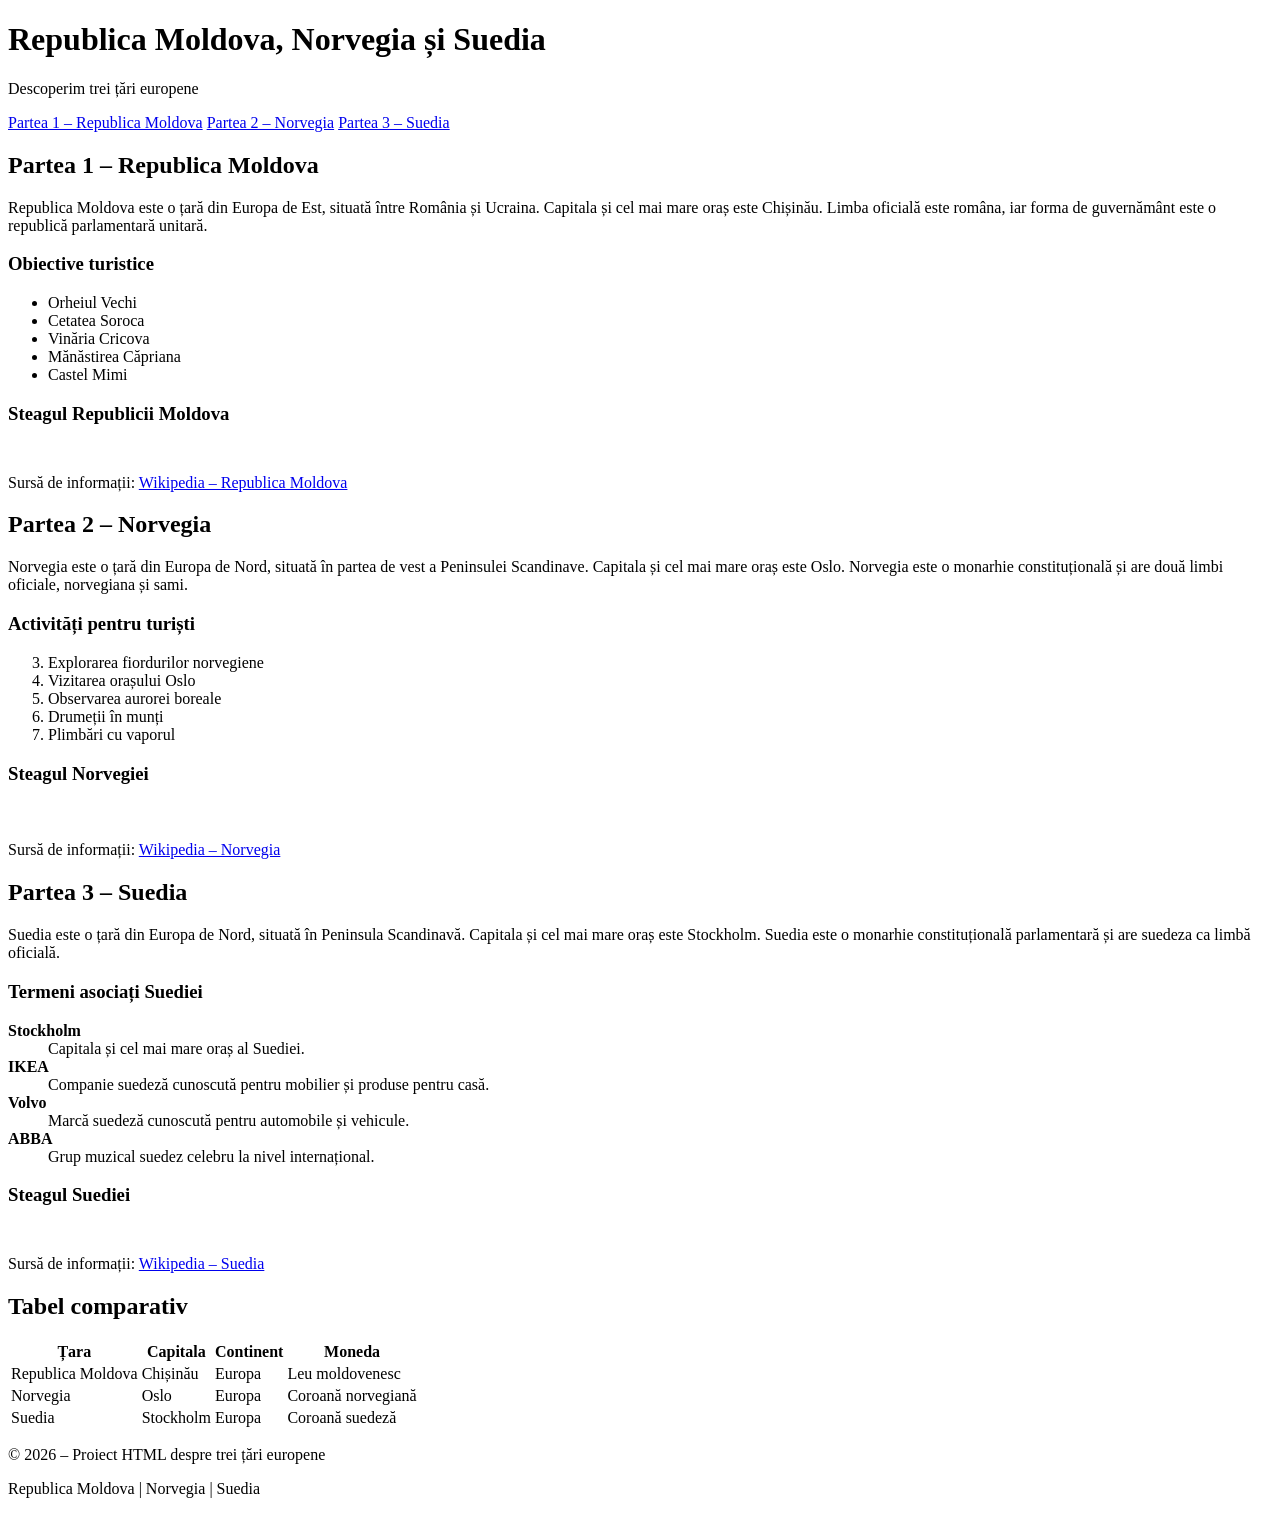
<file: Laboratorul 2/index.html>
<!DOCTYPE html>

<html lang="ro">
<head>
    <meta charset="UTF-8">
    <meta name="viewport" content="width=device-width, initial-scale=1.0">
    <title>Republica Moldova, Norvegia și Suedia</title>

<link rel="stylesheet" href="style/css">

</head>

<body>
<header>
    <h1>Republica Moldova, Norvegia și Suedia</h1>
    <p>Descoperim trei țări europene</p>
</header>

<nav>
    <a href="#moldova">Partea 1 – Republica Moldova</a>
    <a href="#norvegia">Partea 2 – Norvegia</a>
    <a href="#suedia">Partea 3 – Suedia</a>
</nav>


<div class="tara" id="moldova">
    <h2>Partea 1 – Republica Moldova</h2>

    <p>
        Republica Moldova este o țară din Europa de Est, situată între
        România și Ucraina. Capitala și cel mai mare oraș este Chișinău.
        Limba oficială este româna, iar forma de guvernământ este o
        republică parlamentară unitară.
    </p>

    <h3>Obiective turistice</h3>

    <ul>
        <li>Orheiul Vechi</li>
        <li>Cetatea Soroca</li>
        <li>Vinăria Cricova</li>
        <li>Mănăstirea Căpriana</li>
        <li>Castel Mimi</li>
    </ul>

    <h3>Steagul Republicii Moldova</h3>

<table class="steag steag-moldova">
    <tr>
        <td class="albastru"></td>
        <td class="albastru"></td>

        <td class="galben" colspan="2"></td>

        <td class="rosu"></td>
        <td class="rosu"></td>
    </tr>

    <tr>
        <td class="albastru"></td>
        <td class="albastru"></td>

        <td class="galben"></td>
        <td class="galben"></td>

        <td class="rosu"></td>
        <td class="rosu"></td>
    </tr>

    <tr>
        <td class="albastru"></td>
        <td class="albastru"></td>

        <td class="galben" colspan="2"></td>

        <td class="rosu"></td>
        <td class="rosu"></td>
    </tr>
</table>

    <p>
        Sursă de informații:
        <a href="https://ro.wikipedia.org/wiki/Republica_Moldova" target="_blank">
            Wikipedia – Republica Moldova
        </a>
    </p>
</div>


<div class="tara" id="norvegia">
    <h2>Partea 2 – Norvegia</h2>

    <p>
        Norvegia este o țară din Europa de Nord, situată în partea de vest
        a Peninsulei Scandinave. Capitala și cel mai mare oraș este Oslo.
        Norvegia este o monarhie constituțională și are două limbi oficiale,
        norvegiana și sami.
    </p>

    <h3>Activități pentru turiști</h3>

    <ol start="3">
        <li>Explorarea fiordurilor norvegiene</li>
        <li>Vizitarea orașului Oslo</li>
        <li>Observarea aurorei boreale</li>
        <li>Drumeții în munți</li>
        <li>Plimbări cu vaporul</li>
    </ol>

    <h3>Steagul Norvegiei</h3>

<table class="steag steag-norvegia">
    <tr> 
        <td></td>
        <td></td>
        <td></td>
        <td></td>
        <td></td>
        <td></td>
        <td></td>
    </tr> <tr>
        <td></td>
        <td></td>
        <td></td>
        <td></td>
        <td></td>
        <td></td>
        <td></td>
    </tr> <tr>
        <td></td>
        <td></td>
        <td></td>
        <td></td>
        <td></td>
        <td></td>
        <td></td>
    </tr> <tr>
        <td></td>
        <td></td>
        <td></td>
        <td></td>
        <td></td>
        <td></td>
        <td></td>
    </tr>
    <tr>
        <td></td>
        <td></td>
        <td></td>
        <td></td>
        <td></td>
        <td></td>
        <td></td>
    </tr>
</table>

    <p>
        Sursă de informații:
        <a href="https://ro.wikipedia.org/wiki/Norvegia" target="_blank">
            Wikipedia – Norvegia
        </a>
    </p>
</div>


<div class="tara" id="suedia">
    <h2>Partea 3 – Suedia</h2>

    <p>
        Suedia este o țară din Europa de Nord, situată în Peninsula
        Scandinavă. Capitala și cel mai mare oraș este Stockholm.
        Suedia este o monarhie constituțională parlamentară și are
        suedeza ca limbă oficială.
    </p>

    <h3>Termeni asociați Suediei</h3>

    <dl>
        <dt><strong>Stockholm</strong></dt>
        <dd>Capitala și cel mai mare oraș al Suediei.</dd>

        <dt><strong>IKEA</strong></dt>
        <dd>Companie suedeză cunoscută pentru mobilier și produse pentru casă.</dd>

        <dt><strong>Volvo</strong></dt>
        <dd>Marcă suedeză cunoscută pentru automobile și vehicule.</dd>

        <dt><strong>ABBA</strong></dt>
        <dd>Grup muzical suedez celebru la nivel internațional.</dd>
    </dl>

    <h3>Steagul Suediei</h3>

<table class="steag steag-suedia">
    <tr> 
        <td></td>
        <td></td>
        <td></td>
        <td></td>
    </tr> <tr>
        <td></td>
        <td></td>
        <td></td>
        <td></td>
    </tr> <tr>
        <td></td>
        <td></td>
        <td></td>
        <td></td>
    </tr>
</table>

    <p>
        Sursă de informații:
        <a href="https://ro.wikipedia.org/wiki/Suedia" target="_blank">
            Wikipedia – Suedia
        </a>
    </p>
</div>


<div class="tara">
    <h2>Tabel comparativ</h2>

    <table class="comparativ">
        <tr>
            <th>Țara</th>
            <th>Capitala</th>
            <th>Continent</th>
            <th>Moneda</th>
        </tr>

        <tr>
            <td>Republica Moldova</td>
            <td>Chișinău</td>
            <td>Europa</td>
            <td>Leu moldovenesc</td>
        </tr>

        <tr>
            <td>Norvegia</td>
            <td>Oslo</td>
            <td>Europa</td>
            <td>Coroană norvegiană</td>
        </tr>

        <tr>
            <td>Suedia</td>
            <td>Stockholm</td>
            <td>Europa</td>
            <td>Coroană suedeză</td>
        </tr>
    </table>
</div>


<footer>
    <p>&copy; 2026 – Proiect HTML despre trei țări europene</p>
    <p>Republica Moldova | Norvegia | Suedia</p>
</footer>

</body>
</html>
</file>
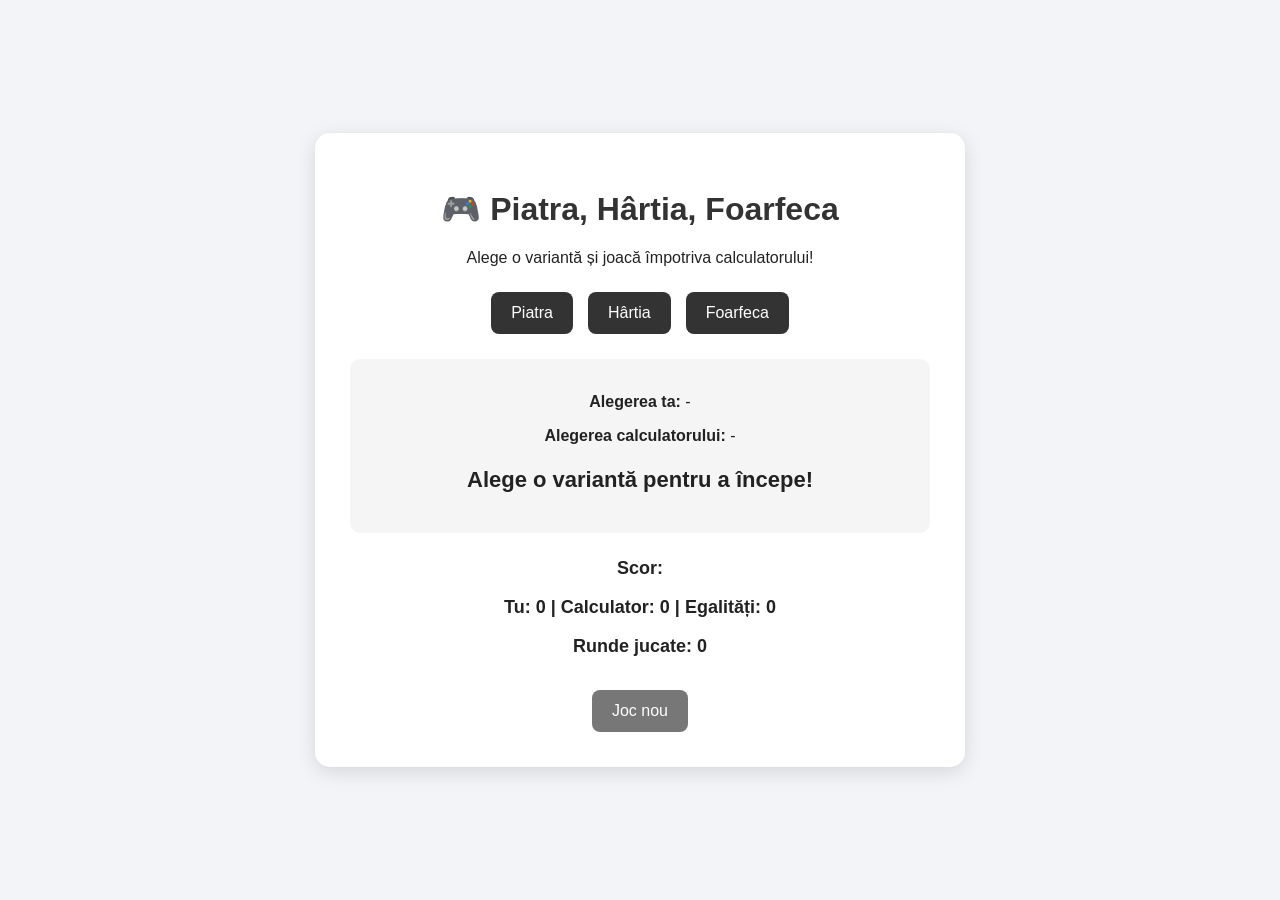
<file: Laboratorul 3/index.html>
<!DOCTYPE html>
<html lang="ro">
<head>
    <meta charset="UTF-8">
    <meta name="viewport" content="width=device-width, initial-scale=1.0">
    <title>Piatra, Hârtia, Foarfeca</title>

    <style>
        * {
            box-sizing: border-box;
        }

        body {
            margin: 0;
            font-family: Arial, sans-serif;
            background: #f2f4f8;
            color: #222;
            display: flex;
            justify-content: center;
            align-items: center;
            min-height: 100vh;
        }

        .container {
            width: 90%;
            max-width: 650px;
            background: white;
            padding: 35px;
            border-radius: 15px;
            text-align: center;
            box-shadow: 0 5px 20px rgba(0, 0, 0, 0.12);
        }

        h1 {
            color: #333;
        }

        .buttons {
            display: flex;
            justify-content: center;
            gap: 15px;
            flex-wrap: wrap;
            margin: 25px 0;
        }

        button {
            padding: 12px 20px;
            border: none;
            border-radius: 8px;
            background: #333;
            color: white;
            font-size: 16px;
            cursor: pointer;
        }

        button:hover {
            background: #555;
        }

        #newGame {
            background: #777;
            margin-top: 15px;
        }

        .result-box {
            margin: 20px 0;
            padding: 18px;
            background: #f5f5f5;
            border-radius: 10px;
        }

        #result {
            font-size: 22px;
            font-weight: bold;
        }

        .score {
            margin-top: 25px;
            font-size: 18px;
            font-weight: bold;
        }

        #leader {
            color: #555;
        }
    </style>
</head>

<body>

    <div class="container">

        <h1>🎮 Piatra, Hârtia, Foarfeca</h1>

        <p>Alege o variantă și joacă împotriva calculatorului!</p>

        <div class="buttons">
            <button id="rock">Piatra</button>
            <button id="paper">Hârtia</button>
            <button id="scissors">Foarfeca</button>
        </div>

        <div class="result-box">

            <p>
                <strong>Alegerea ta:</strong>
                <span id="playerChoice">-</span>
            </p>

            <p>
                <strong>Alegerea calculatorului:</strong>
                <span id="computerChoice">-</span>
            </p>

            <p id="result">
                Alege o variantă pentru a începe!
            </p>

            <p id="leader"></p>

        </div>

        <div class="score">

            <p>Scor:</p>

            <p>
                Tu:
                <span id="playerScore">0</span>
                |
                Calculator:
                <span id="computerScore">0</span>
                |
                Egalități:
                <span id="draws">0</span>
            </p>

            <p>
                Runde jucate:
                <span id="rounds">0</span>
            </p>

        </div>

        <button id="newGame">Joc nou</button>

    </div>

    <script src="script.js"></script>

</body>
</html>
</file>
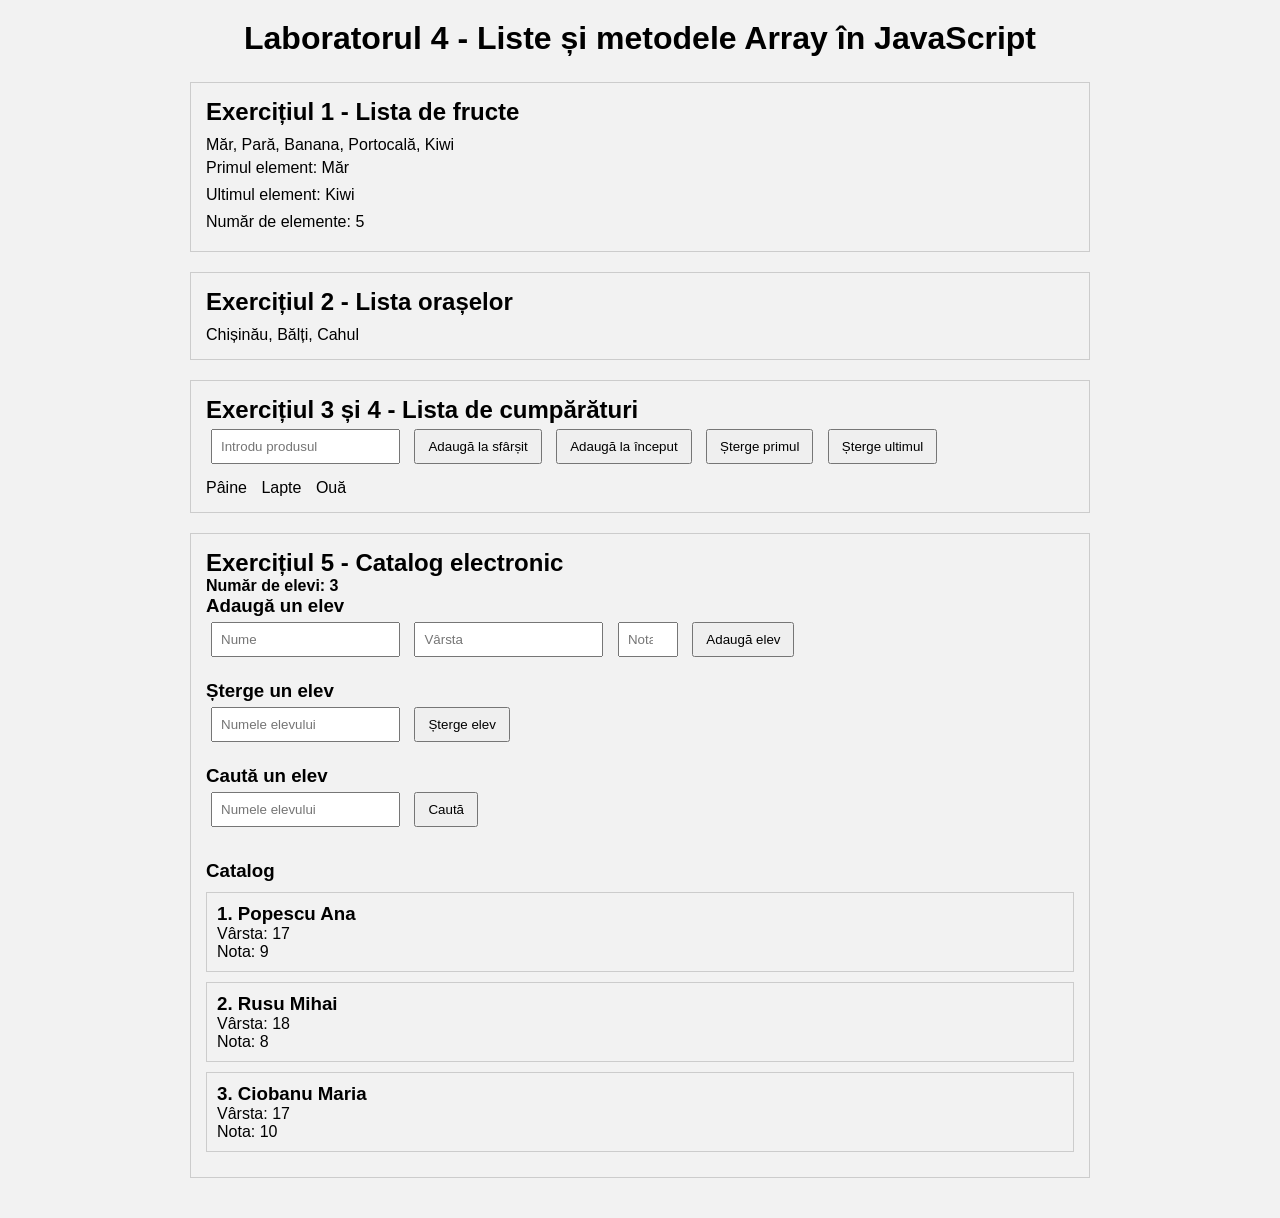
<file: Laboratorul 4/index.html>
<!DOCTYPE html>
<html lang="ro">

<head>
    <meta charset="UTF-8">
    <meta name="viewport" content="width=device-width, initial-scale=1.0">
    <title>Laboratorul 4 - Array JavaScript</title>

    <style>
        * {
            box-sizing: border-box;
            margin: 0;
            padding: 0;
        }

        body {
            font-family: Arial, sans-serif;
            background: #f2f2f2;
            padding: 20px;
        }

        .container {
            max-width: 900px;
            margin: auto;
        }

        h1 {
            text-align: center;
            margin-bottom: 25px;
        }

        section {
            border: 1px solid #ccc;
            padding: 15px;
            margin-bottom: 20px;
        }

        input {
            padding: 8px;
            margin: 5px;
        }

        button {
            padding: 8px 12px;
            margin: 5px;
            cursor: pointer;
        }

        .lista {
            margin-top: 10px;
        }

        .produs {
            margin-right: 10px;
        }

        .elev {
            border: 1px solid #ccc;
            padding: 10px;
            margin: 10px 0;
        }

        #numarElevi {
            font-weight: bold;
        }

        #rezultatCautare {
            margin-top: 10px;
        }


        .informatii {
            line-height: 1.7;
        }
    </style>
</head>

<body>

    <div class="container">

        <h1>Laboratorul 4 - Liste și metodele Array în JavaScript</h1>

        <section>
            <h2>Exercițiul 1 - Lista de fructe</h2>

            <div id="fructe" class="lista"></div>

            <div class="informatii">
                <p id="primulFruct"></p>
                <p id="ultimulFruct"></p>
                <p id="numarFructe"></p>
            </div>
        </section>

        <section>
            <h2>Exercițiul 2 - Lista orașelor</h2>

            <div id="orase" class="lista"></div>
        </section>

        <section>
            <h2>Exercițiul 3 și 4 - Lista de cumpărături</h2>

            <input type="text" id="produs" placeholder="Introdu produsul">

            <button onclick="adaugaSfarsit()">Adaugă la sfârșit</button>
            <button onclick="adaugaInceput()">Adaugă la început</button>
            <button onclick="stergePrimul()">Șterge primul</button>
            <button onclick="stergeUltimul()">Șterge ultimul</button>

            <div id="listaProduse" class="lista"></div>
        </section>

        <section>
            <h2>Exercițiul 5 - Catalog electronic</h2>

            <p id="numarElevi"></p>

            <h3>Adaugă un elev</h3>

            <input type="text" id="nume" placeholder="Nume">
            <input type="number" id="varsta" placeholder="Vârsta">
            <input type="number" id="nota" placeholder="Nota" min="1" max="10">

            <button onclick="adaugaElev()">Adaugă elev</button>

            <br><br>

            <h3>Șterge un elev</h3>

            <input type="text" id="numeStergere" placeholder="Numele elevului">

            <button onclick="stergeElev()">Șterge elev</button>

            <br><br>

            <h3>Caută un elev</h3>

            <input type="text" id="numeCautare" placeholder="Numele elevului">

            <button onclick="cautaElev()">Caută</button>

            <div id="rezultatCautare"></div>

            <br>

            <h3>Catalog</h3>

            <div id="catalog"></div>
        </section>

    </div>

    <script src="script.js"></script>

</body>

</html>
</file>
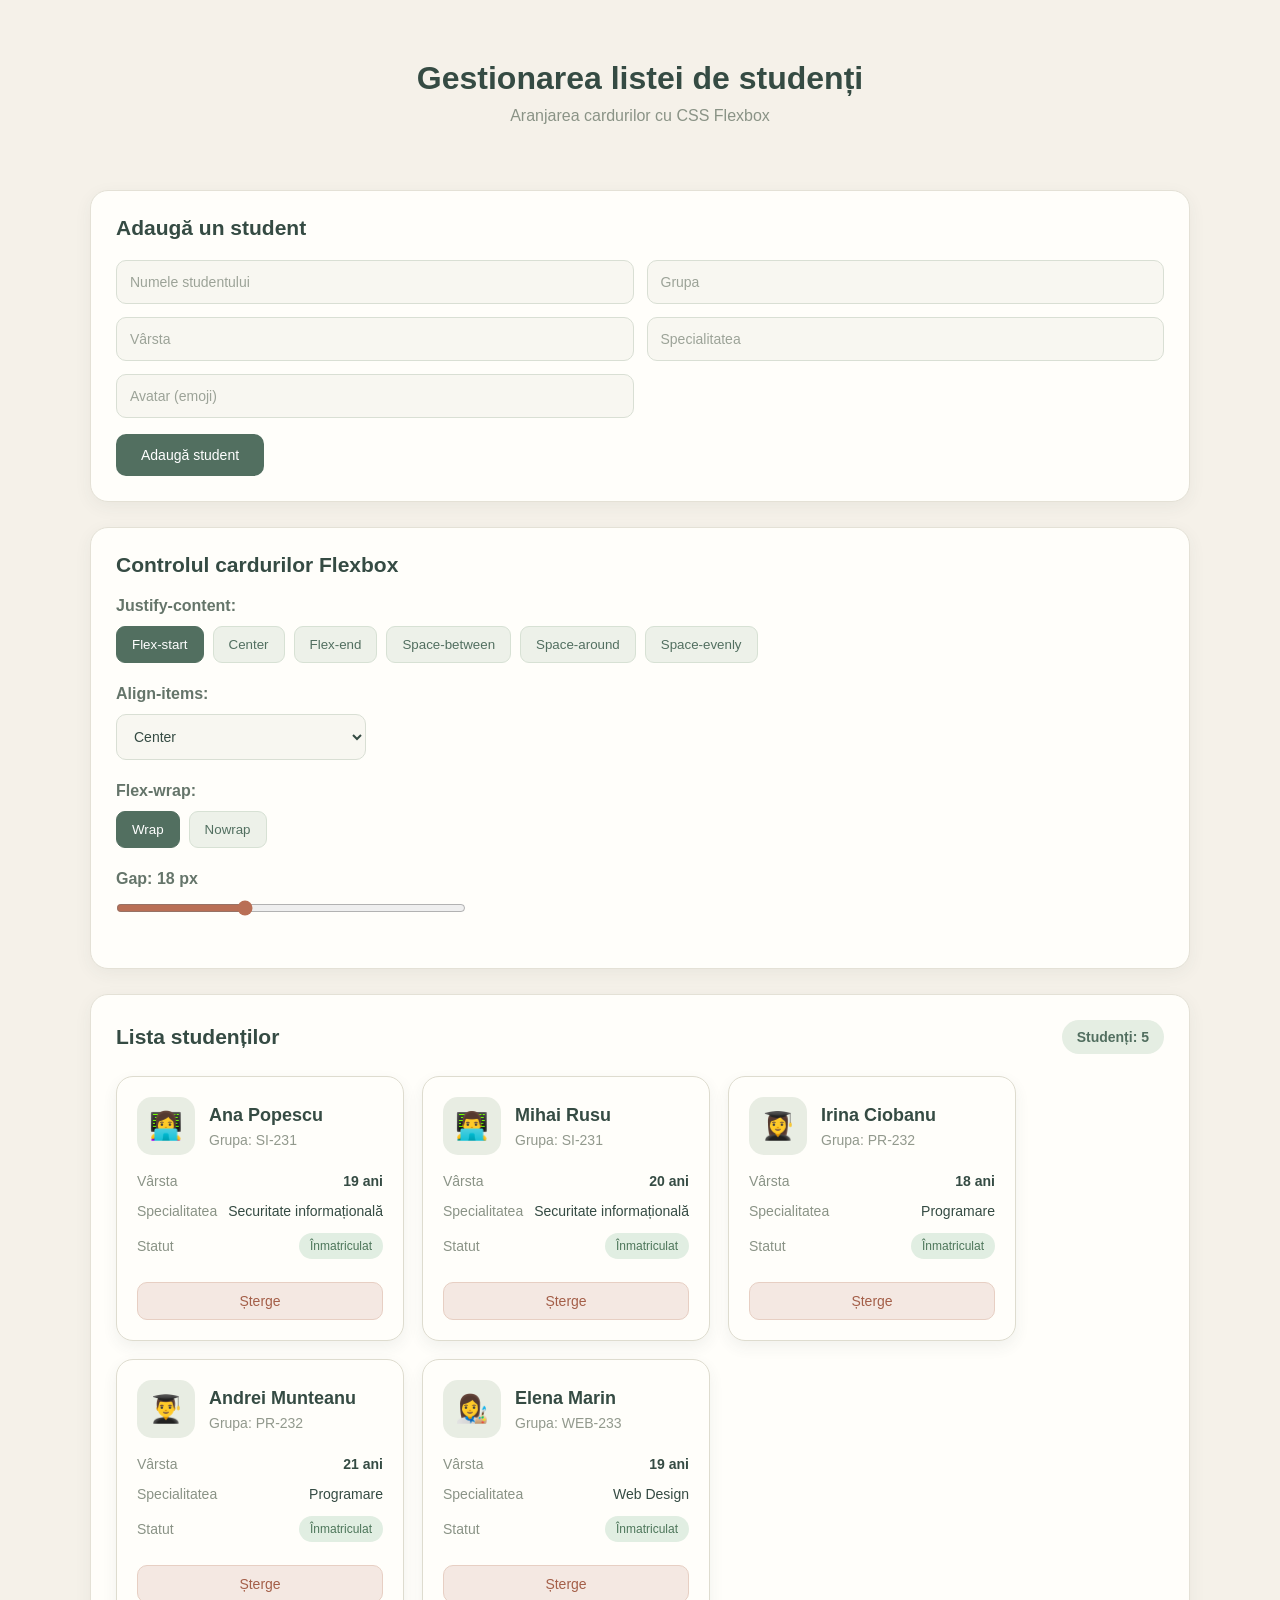
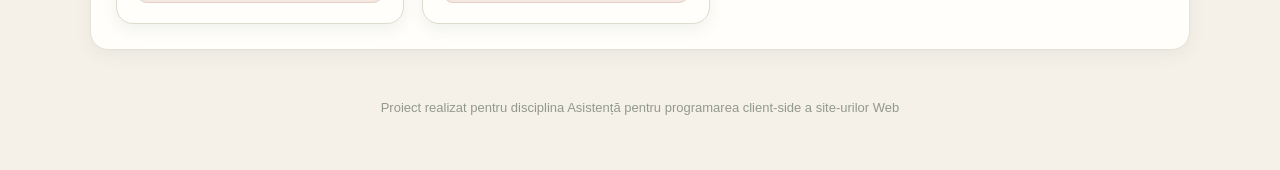
<file: Laboratorul 5/index.html>
<!DOCTYPE html>
<html lang="ro">
<head>
    <meta charset="UTF-8">
    <meta name="viewport" content="width=device-width, initial-scale=1.0">
    <title>Gestionarea studenților</title>
    <link rel="stylesheet" href="style.css">
</head>
<body>

    <header>
        <h1>Gestionarea listei de studenți</h1>
        <p>Aranjarea cardurilor cu CSS Flexbox</p>
    </header>

    <main>

        <section class="form-section">
            <h2>Adaugă un student</h2>

            <form id="studentForm">

                <div class="form-grid">
                    <input type="text" id="name" placeholder="Numele studentului" required>

                    <input type="text" id="group" placeholder="Grupa" required>

                    <input type="number" id="age" placeholder="Vârsta" min="14" max="100" step="1" required>

                    <input type="text" id="specialty" placeholder="Specialitatea" required>

                    <input type="text" id="avatar" placeholder="Avatar (emoji)" required>
                </div>

                <button type="submit" class="add-btn">Adaugă student</button>

            </form>
        </section>

        <section class="controls-section">
            <h2>Controlul cardurilor Flexbox</h2>

            <div class="control-group">
                <label>Justify-content:</label>

                <div class="buttons">
                    <button class="control-btn" data-justify="flex-start">Flex-start</button>
                    <button class="control-btn" data-justify="center">Center</button>
                    <button class="control-btn" data-justify="flex-end">Flex-end</button>
                    <button class="control-btn" data-justify="space-between">Space-between</button>
                    <button class="control-btn" data-justify="space-around">Space-around</button>
                    <button class="control-btn" data-justify="space-evenly">Space-evenly</button>
                </div>
            </div>

            <div class="control-group">
                <label for="alignItems">Align-items:</label>

                <select id="alignItems">
                    <option value="stretch">Stretch</option>
                    <option value="flex-start">Flex-start</option>
                    <option value="center" selected>Center</option>
                    <option value="flex-end">Flex-end</option>
                    <option value="baseline">Baseline</option>
                </select>
            </div>

            <div class="control-group">
                <label>Flex-wrap:</label>

                <div class="buttons">
                    <button class="control-btn" id="wrapBtn">Wrap</button>
                    <button class="control-btn" id="nowrapBtn">Nowrap</button>
                </div>
            </div>

            <div class="control-group">
                <label for="gapRange">
                    Gap: <span id="gapValue">18</span> px
                </label>

                <input type="range" id="gapRange" min="0" max="50" value="18">
            </div>
        </section>

        <section class="students-section">

            <div class="students-header">
                <h2>Lista studenților</h2>
                <span id="studentCount">Studenți: 0</span>
            </div>

            <div id="studentsList" class="students-list"></div>

        </section>

    </main>

    <footer>
        <p>Proiect realizat pentru disciplina Asistență pentru programarea client-side a site-urilor Web</p>
    </footer>

    <script src="script.js"></script>

</body>
</html>
</file>
<file: Laboratorul 5/style.css>
* {
    margin: 0;
    padding: 0;
    box-sizing: border-box;
}

body {
    font-family: 'Segoe UI', Arial, sans-serif;
    background: #F5F1E9;
    color: #354B43;
    padding: 30px;
}

header {
    text-align: center;
    margin-bottom: 35px;
    padding: 30px 15px;
}

header h1 {
    font-size: 32px;
    color: #354B43;
    margin-bottom: 10px;
}

header p {
    color: #8A9386;
    font-size: 16px;
}

main {
    max-width: 1100px;
    margin: auto;
}

.form-section,
.controls-section,
.students-section {
    background: #FFFEFA;
    border: 1px solid #E4E1D6;
    border-radius: 18px;
    padding: 25px;
    margin-bottom: 25px;
    box-shadow: 0 5px 18px rgba(53, 75, 67, 0.06);
}

h2 {
    font-size: 21px;
    color: #354B43;
    margin-bottom: 20px;
}

.form-grid {
    display: grid;
    grid-template-columns: repeat(2, 1fr);
    gap: 13px;
}

input,
select {
    width: 100%;
    background: #F8F7F1;
    color: #354B43;
    border: 1px solid #D9DFD4;
    border-radius: 10px;
    padding: 13px;
    font-size: 14px;
}

input::placeholder {
    color: #9CA398;
}

input:focus,
select:focus {
    outline: 2px solid #A9BDAA;
}

.add-btn {
    background: #526F60;
    color: white;
    border: none;
    padding: 13px 25px;
    border-radius: 10px;
    margin-top: 16px;
    cursor: pointer;
    font-size: 14px;
    transition: 0.2s;
}

.add-btn:hover {
    background: #354B43;
}

.control-group {
    margin-bottom: 22px;
}

.control-group label {
    display: block;
    margin-bottom: 11px;
    color: #65756A;
    font-weight: 600;
}

.buttons {
    display: flex;
    flex-wrap: wrap;
    gap: 9px;
}

.control-btn {
    background: #EDF1E9;
    color: #526F60;
    border: 1px solid #D7E1D4;
    padding: 10px 15px;
    border-radius: 9px;
    cursor: pointer;
    transition: 0.2s;
}

.control-btn:hover {
    background: #DCE8DD;
}

.control-btn.active {
    background: #526F60;
    color: white;
    border-color: #526F60;
}

#alignItems {
    max-width: 250px;
}

#gapRange {
    max-width: 350px;
    padding: 0;
    accent-color: #B96F55;
}

.students-header {
    display: flex;
    justify-content: space-between;
    align-items: center;
    gap: 10px;
    margin-bottom: 22px;
}

.students-header h2 {
    margin: 0;
}

#studentCount {
    background: #E5EEE3;
    color: #526F60;
    padding: 9px 15px;
    border-radius: 20px;
    font-size: 14px;
    font-weight: 600;
}

.students-list {
    display: flex;
    flex-wrap: wrap;
    justify-content: flex-start;
    align-items: center;
    gap: 18px;
    min-height: 100px;
    transition: all 0.3s ease;
}

.student-card {
    background: #FFFEFA;
    border: 1px solid #DEDCCF;
    border-radius: 17px;
    padding: 20px;
    width: 288px;
    min-height: 265px;
    display: flex;
    flex-direction: column;
    justify-content: space-between;
    flex-shrink: 0;
    box-shadow: 0 6px 15px rgba(53, 75, 67, 0.07);
    transition: transform 0.2s, box-shadow 0.2s;
}

.student-card:hover {
    transform: translateY(-4px);
    box-shadow: 0 10px 22px rgba(53, 75, 67, 0.12);
}

.student-info {
    display: flex;
    align-items: center;
    gap: 14px;
    margin-bottom: 18px;
}

.avatar {
    width: 58px;
    height: 58px;
    min-width: 58px;
    background: #E8EDE3;
    border-radius: 15px;
    display: flex;
    align-items: center;
    justify-content: center;
    font-size: 27px;
}

.student-name {
    font-size: 18px;
    color: #354B43;
    margin-bottom: 6px;
}

.student-group {
    color: #92998D;
    font-size: 14px;
}

.student-details {
    display: flex;
    flex-direction: column;
    gap: 14px;
    margin-bottom: 17px;
}

.detail-row {
    display: flex;
    justify-content: space-between;
    align-items: center;
    gap: 10px;
    font-size: 14px;
}

.detail-label {
    color: #8A9386;
    flex-shrink: 0;
}

.detail-value {
    color: #354B43;
    text-align: right;
    overflow-wrap: anywhere;
}

.status {
    background: #E1EEE2;
    color: #4D765A;
    padding: 6px 11px;
    border-radius: 20px;
    font-size: 12px;
}

.delete-btn {
    width: 100%;
    background: #F4E8E2;
    color: #A45F49;
    border: 1px solid #E7CFC3;
    padding: 10px;
    border-radius: 10px;
    cursor: pointer;
    font-size: 14px;
    transition: 0.2s;
}

.delete-btn:hover {
    background: #B96F55;
    color: white;
}

.empty-message {
    width: 100%;
    text-align: center;
    color: #899387;
    padding: 35px 10px;
    border: 1px dashed #C8D3C6;
    border-radius: 12px;
    background: #F8F7F1;
}

footer {
    text-align: center;
    color: #92998D;
    font-size: 13px;
    padding: 25px 10px;
}

@media (max-width: 650px) {
    body {
        padding: 12px;
    }

    header h1 {
        font-size: 25px;
    }

    .form-grid {
        grid-template-columns: 1fr;
    }

    .student-card {
        width: 100%;
    }

    .students-header {
        align-items: flex-start;
        flex-direction: column;
    }
}
</file>
